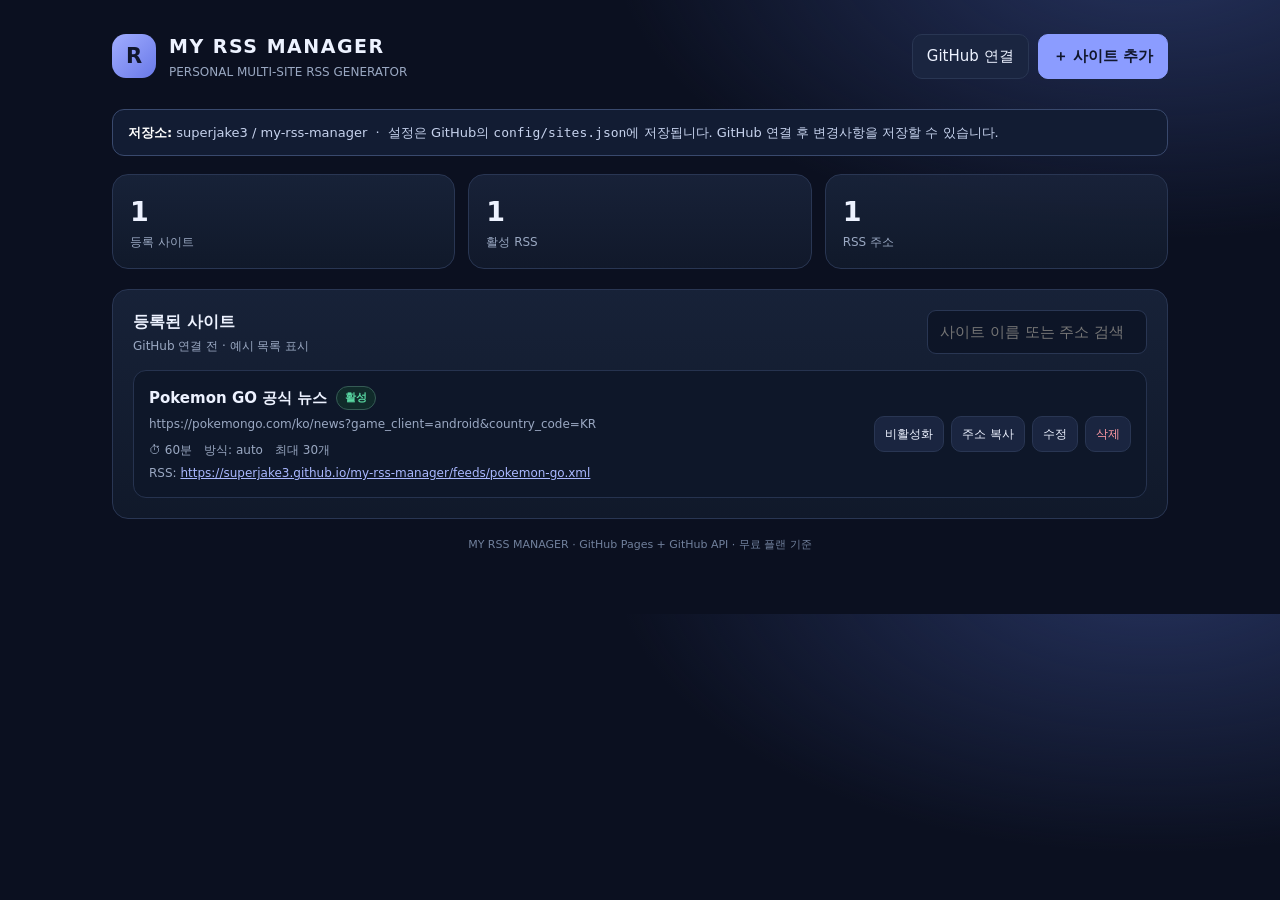
<file: index.html>
<!doctype html>
<html lang="ko">
<head>
<meta charset="utf-8">
<meta name="viewport" content="width=device-width,initial-scale=1">
<title>MY RSS MANAGER</title>
<style>
:root{color-scheme:dark;--bg:#0b1020;--panel:#131b2e;--panel2:#1a2540;--line:#293653;--text:#edf2ff;--muted:#9aa8c2;--accent:#8b9cff;--green:#58d6a1;--red:#ff7d8a;--yellow:#f4c96b}
*{box-sizing:border-box}body{margin:0;background:radial-gradient(900px 500px at 90% -10%,#26335f 0%,transparent 60%),var(--bg);color:var(--text);font:15px/1.5 Inter,system-ui,-apple-system,"Segoe UI",sans-serif}
.wrap{max-width:1100px;margin:auto;padding:32px 22px 60px}.top{display:flex;align-items:center;justify-content:space-between;gap:16px;margin-bottom:28px}.brand{display:flex;align-items:center;gap:13px}.logo{width:44px;height:44px;border-radius:14px;background:linear-gradient(135deg,#a1adff,#6979e8);display:grid;place-items:center;color:#10162b;font-weight:900;font-size:21px}.brand h1{font-size:19px;letter-spacing:.08em;margin:0}.brand p{margin:2px 0 0;color:var(--muted);font-size:12px}.actions{display:flex;gap:9px;flex-wrap:wrap}
button,.btn{border:1px solid var(--line);background:var(--panel2);color:var(--text);padding:10px 14px;border-radius:10px;font:inherit;cursor:pointer;transition:.15s}button:hover{border-color:var(--accent);transform:translateY(-1px)}button.primary{background:var(--accent);border-color:var(--accent);color:#10162b;font-weight:750}button.danger{color:#ff9aa4}button:disabled{opacity:.45;cursor:not-allowed;transform:none}
.notice{padding:13px 15px;border:1px solid #39496d;background:#121c33;border-radius:12px;color:#c6d2ed;font-size:13px;margin-bottom:18px}.notice strong{color:#fff}
.stats{display:grid;grid-template-columns:repeat(3,1fr);gap:13px;margin-bottom:20px}.stat,.panel{background:linear-gradient(180deg,rgba(24,34,57,.96),rgba(17,25,43,.96));border:1px solid var(--line);border-radius:16px}.stat{padding:17px}.stat .num{font-size:27px;font-weight:800}.stat .label{color:var(--muted);font-size:12px}.panel{padding:20px}.panel-head{display:flex;align-items:center;justify-content:space-between;gap:12px;margin-bottom:15px}.panel h2{font-size:16px;margin:0}.sub{color:var(--muted);font-size:12px;margin-top:3px}
.search{width:220px;max-width:45vw;background:#0d1527;border:1px solid var(--line);color:var(--text);border-radius:9px;padding:10px 12px;font:inherit}
.list{display:grid;gap:10px}.site{display:grid;grid-template-columns:minmax(0,1fr) auto;gap:12px;align-items:center;background:#0e1729;border:1px solid #26334f;border-radius:13px;padding:15px}.site-main{min-width:0}.site-title{display:flex;align-items:center;gap:9px;flex-wrap:wrap;font-weight:700}.site-url{color:var(--muted);font-size:12px;overflow-wrap:anywhere;margin-top:5px}.site-meta{display:flex;gap:12px;flex-wrap:wrap;color:var(--muted);font-size:12px;margin-top:8px}.site-buttons{display:flex;gap:7px;flex-wrap:wrap;justify-content:flex-end}.site-buttons button{padding:8px 10px;font-size:12px}.pill{font-size:11px;border-radius:99px;padding:3px 8px;border:1px solid #355b55;color:var(--green);background:#102b2a}.pill.off{border-color:#555d72;color:#aab3c6;background:#242b3a}.empty{padding:36px 12px;text-align:center;color:var(--muted)}
.footer{color:#71809c;font-size:11px;text-align:center;margin-top:18px}
dialog{width:min(540px,calc(100% - 28px));border:1px solid var(--line);border-radius:17px;background:#141e33;color:var(--text);padding:0;box-shadow:0 24px 90px #0009}dialog::backdrop{background:#050914c9}.modal{padding:22px}.modal-head{display:flex;justify-content:space-between;align-items:center;margin-bottom:16px}.modal h2{font-size:17px;margin:0}.x{border:0;background:transparent;font-size:22px;padding:0 6px;color:var(--muted)}label{display:block;font-size:12px;color:#bdc9df;margin:13px 0 6px}input,select{width:100%;background:#0c1425;border:1px solid #344362;border-radius:9px;padding:11px 12px;color:var(--text);font:inherit}input:focus,select:focus{outline:2px solid #8494ff66;border-color:var(--accent)}.checkrow{display:flex;align-items:center;gap:9px;margin-top:14px;color:#cbd5e8}.checkrow input{width:auto}.modal-actions{display:flex;justify-content:flex-end;gap:8px;margin-top:20px}.hint{font-size:11px;color:var(--muted);margin-top:5px}.tokenline{display:flex;gap:8px}.tokenline input{flex:1}.status{font-size:12px;margin-top:12px;color:var(--muted);min-height:18px}.status.ok{color:var(--green)}.status.err{color:var(--red)}
@media(max-width:650px){.wrap{padding:22px 14px 40px}.top{align-items:flex-start;flex-direction:column}.stats{gap:8px}.stat{padding:13px}.stat .num{font-size:23px}.site{grid-template-columns:1fr}.site-buttons{justify-content:flex-start}.panel{padding:14px}.panel-head{align-items:flex-start;flex-direction:column}.search{max-width:none;width:100%}}
</style>
</head>
<body>
<div class="wrap">
  <header class="top">
    <div class="brand"><div class="logo">R</div><div><h1>MY RSS MANAGER</h1><p>PERSONAL MULTI-SITE RSS GENERATOR</p></div></div>
    <div class="actions"><button id="connectBtn">GitHub 연결</button><button class="primary" id="addBtn">＋ 사이트 추가</button></div>
  </header>
  <div class="notice"><strong>저장소:</strong> superjake3 / my-rss-manager &nbsp;·&nbsp; 설정은 GitHub의 <code>config/sites.json</code>에 저장됩니다. GitHub 연결 후 변경사항을 저장할 수 있습니다.</div>
  <section class="stats">
    <div class="stat"><div class="num" id="totalCount">—</div><div class="label">등록 사이트</div></div>
    <div class="stat"><div class="num" id="activeCount">—</div><div class="label">활성 RSS</div></div>
    <div class="stat"><div class="num" id="feedCount">—</div><div class="label">RSS 주소</div></div>
  </section>
  <section class="panel">
    <div class="panel-head"><div><h2>등록된 사이트</h2><div class="sub" id="loadState">GitHub 연결 전 · 예시 목록 표시</div></div><input class="search" id="search" placeholder="사이트 이름 또는 주소 검색"></div>
    <div class="list" id="siteList"></div>
  </section>
  <div class="footer">MY RSS MANAGER · GitHub Pages + GitHub API · 무료 플랜 기준</div>
</div>

<dialog id="tokenDialog">
 <div class="modal">
  <div class="modal-head"><h2>GitHub 저장소 연결</h2><button class="x" data-close="tokenDialog">×</button></div>
  <p class="sub">Fine-grained personal access token을 입력하면 이 브라우저에서 저장소 설정을 읽고 수정할 수 있습니다. 토큰은 서버로 전송하거나 브라우저에 영구 저장하지 않습니다.</p>
  <label>GitHub 토큰</label><input id="tokenInput" type="password" autocomplete="off" placeholder="github_pat_...">
  <div class="hint">권한은 해당 저장소만 선택하고 Repository permissions → Contents: Read and write 로 설정하세요. 토큰은 이 탭을 닫거나 새로고침하면 사라집니다.</div>
  <div class="modal-actions"><button data-close="tokenDialog">취소</button><button class="primary" id="tokenSave">연결 및 불러오기</button></div>
  <div class="status" id="tokenStatus"></div>
 </div>
</dialog>

<dialog id="siteDialog">
 <form class="modal" id="siteForm">
  <div class="modal-head"><h2 id="formTitle">사이트 추가</h2><button type="button" class="x" data-close="siteDialog">×</button></div>
  <input type="hidden" id="originalId">
  <label for="siteName">사이트 이름</label><input id="siteName" required maxlength="100" placeholder="예: Pokémon GO 공식 뉴스">
  <label for="siteUrl">웹페이지 주소</label><input id="siteUrl" type="url" required placeholder="https://example.com/news">
  <label for="siteId">고유 ID (영문, 숫자, 하이픈)</label><input id="siteId" required pattern="[a-z0-9-]+" maxlength="60" placeholder="example-news">
  <label for="interval">수집 주기</label><select id="interval"><option value="60">1시간</option><option value="30">30분</option><option value="15">15분</option><option value="180">3시간</option><option value="360">6시간</option><option value="720">12시간</option><option value="1440">24시간</option></select>
  <label for="parser">추출 방식</label><select id="parser"><option value="auto">자동 분석 (auto)</option><option value="pokemon">Pokémon GO 뉴스 전용</option></select>
  <label for="maxItems">RSS에 보관할 게시물 수</label><input id="maxItems" type="number" min="1" max="100" value="30">
  <label class="checkrow"><input id="enabled" type="checkbox" checked> 수집 활성화</label>
  <div class="modal-actions"><button type="button" data-close="siteDialog">취소</button><button class="primary" type="submit">목록에 반영</button></div>
 </form>
</dialog>

<script>
const OWNER="superjake3", REPO="my-rss-manager", BRANCH="main", CONFIG_PATH="config/sites.json";
const PAGES_BASE=`https://${OWNER}.github.io/${REPO}/feeds/`;
let token="", sites=[], configSha="", connected=false;
const $=id=>document.getElementById(id);
const esc=s=>String(s??"").replace(/[&<>"']/g,c=>({"&":"&amp;","<":"&lt;",">":"&gt;",'"':"&quot;","'":"&#39;"}[c]));
const sample=[{id:"pokemon-go",name:"Pokemon GO 공식 뉴스",url:"https://pokemongo.com/ko/news?game_client=android&country_code=KR",enabled:true,interval_minutes:60,parser:"auto",max_items:30}];

function render(){
 const q=$("search").value.toLowerCase();
 const visible=sites.filter(s=>(s.name+" "+s.url).toLowerCase().includes(q));
 $("totalCount").textContent=sites.length;$("activeCount").textContent=sites.filter(s=>s.enabled!==false).length;$("feedCount").textContent=sites.length;
 $("siteList").innerHTML=visible.length?visible.map(s=>{
  const feed=PAGES_BASE+encodeURIComponent(s.id)+".xml";
  return `<article class="site"><div class="site-main"><div class="site-title">${esc(s.name)} <span class="pill ${s.enabled===false?"off":""}">${s.enabled===false?"비활성":"활성"}</span></div><div class="site-url">${esc(s.url)}</div><div class="site-meta"><span>⏱ ${Number(s.interval_minutes||60)}분</span><span>방식: ${esc(s.parser||"auto")}</span><span>최대 ${Number(s.max_items||30)}개</span></div><div class="site-url">RSS: <a href="${esc(feed)}" target="_blank" rel="noopener" style="color:#aab8ff">${esc(feed)}</a></div></div><div class="site-buttons"><button data-action="toggle" data-id="${esc(s.id)}">${s.enabled===false?"활성화":"비활성화"}</button><button data-action="copy" data-id="${esc(s.id)}">주소 복사</button><button data-action="edit" data-id="${esc(s.id)}">수정</button><button class="danger" data-action="delete" data-id="${esc(s.id)}">삭제</button></div></article>`;
 }).join(""):`<div class="empty">등록된 사이트가 없습니다.<br>‘사이트 추가’를 눌러 새 사이트를 등록하세요.</div>`;
 $("loadState").textContent=connected?"GitHub 연결됨 · config/sites.json 불러옴":"GitHub 연결 전 · 예시 목록 표시";
}
function setStatus(el,msg,type=""){el.textContent=msg;el.className="status "+type}
async function api(path,options={}){
 const r=await fetch("https://api.github.com"+path,{...options,headers:{Accept:"application/vnd.github+json",Authorization:"Bearer "+token,"X-GitHub-Api-Version":"2022-11-28",...(options.headers||{})}});
 const data=await r.json().catch(()=>({}));
 if(!r.ok)throw new Error(data.message||`GitHub API 오류 (${r.status})`);
 return data;
}
function decodeContent(b64){const bin=atob(b64.replace(/\n/g,""));const bytes=Uint8Array.from(bin,c=>c.charCodeAt(0));return new TextDecoder().decode(bytes)}
function encodeContent(str){const bytes=new TextEncoder().encode(str);let bin="";bytes.forEach(b=>bin+=String.fromCharCode(b));return btoa(bin)}
async function loadConfig(){
 const d=await api(`/repos/${OWNER}/${REPO}/contents/${CONFIG_PATH}?ref=${BRANCH}`);
 configSha=d.sha;const parsed=JSON.parse(decodeContent(d.content));sites=Array.isArray(parsed.sites)?parsed.sites:[];
 connected=true;render();
}
async function saveConfig(){
 if(!connected||!token)throw new Error("먼저 GitHub에 연결해 주세요.");
 const body={message:"Update RSS site configuration",content:encodeContent(JSON.stringify({sites},null,2)+"\n"),branch:BRANCH};
 if(configSha)body.sha=configSha;
 const d=await api(`/repos/${OWNER}/${REPO}/contents/${CONFIG_PATH}`,{method:"PUT",headers:{"Content-Type":"application/json"},body:JSON.stringify(body)});
 configSha=d.content.sha;
}
$("connectBtn").onclick=()=>{$("tokenInput").value="";setStatus($("tokenStatus"),"");$("tokenDialog").showModal()};
$("tokenSave").onclick=async()=>{
 token=$("tokenInput").value.trim();if(!token){setStatus($("tokenStatus"),"토큰을 입력해 주세요.","err");return}
 setStatus($("tokenStatus"),"저장소 설정을 불러오는 중...");
 try{await loadConfig();$("tokenDialog").close();$("connectBtn").textContent="GitHub 연결됨";alert("저장소 연결 및 설정 불러오기에 성공했습니다.");}
 catch(e){token="";connected=false;setStatus($("tokenStatus"),e.message,"err")}
};
function openForm(site){
 $("siteForm").reset();$("originalId").value=site?.id||"";
 $("formTitle").textContent=site?"사이트 수정":"사이트 추가";
 $("siteName").value=site?.name||"";$("siteUrl").value=site?.url||"";$("siteId").value=site?.id||"";
 $("siteId").disabled=!!site;$("interval").value=String(site?.interval_minutes||60);
 $("parser").value=site?.parser||"auto";$("maxItems").value=site?.max_items||30;$("enabled").checked=site?.enabled!==false;
 $("siteDialog").showModal();
}
$("addBtn").onclick=()=>openForm(null);
$("siteForm").onsubmit=async e=>{
 e.preventDefault();
 const oldId=$("originalId").value,id=$("siteId").value.trim();
 if(sites.some(s=>s.id===id&&s.id!==oldId)){alert("이미 사용 중인 ID입니다.");return}
 let site={id,name:$("siteName").value.trim(),url:$("siteUrl").value.trim(),enabled:$("enabled").checked,interval_minutes:Number($("interval").value),parser:$("parser").value,max_items:Number($("maxItems").value)};
 if(oldId){const i=sites.findIndex(s=>s.id===oldId);sites[i]=site}else sites.push(site);
 render();$("siteDialog").close();
 if(connected){try{await saveConfig();alert("GitHub 저장소에 설정을 저장했습니다.")}catch(err){alert("저장 실패: "+err.message+"\\n변경 내용은 화면에 남아 있습니다.")}}
 else alert("화면에 반영했습니다. GitHub 연결 후 저장해야 실제 설정에 적용됩니다.");
};
$("siteList").onclick=async e=>{
 const b=e.target.closest("button[data-action]");if(!b)return;const s=sites.find(x=>x.id===b.dataset.id);if(!s)return;
 if(b.dataset.action==="edit")openForm(s);
 if(b.dataset.action==="copy"){const url=PAGES_BASE+encodeURIComponent(s.id)+".xml";try{await navigator.clipboard.writeText(url);alert("RSS 주소를 복사했습니다.")}catch{prompt("RSS 주소",url)}}
 if(b.dataset.action==="toggle"){s.enabled=s.enabled===false;render();if(connected){try{await saveConfig()}catch(err){alert("저장 실패: "+err.message)}}}
 if(b.dataset.action==="delete"){if(!confirm(`‘${s.name}’ 사이트를 삭제할까요? 설정에서만 삭제되며 이미 생성된 XML 파일은 자동 삭제되지 않습니다.`))return;sites=sites.filter(x=>x.id!==s.id);render();if(connected){try{await saveConfig()}catch(err){alert("저장 실패: "+err.message)}}}
};
$("search").oninput=render;
document.querySelectorAll("[data-close]").forEach(b=>b.onclick=()=>$(b.dataset.close).close());
sites=sample;render();
</script>
</body>
</html>
</file>
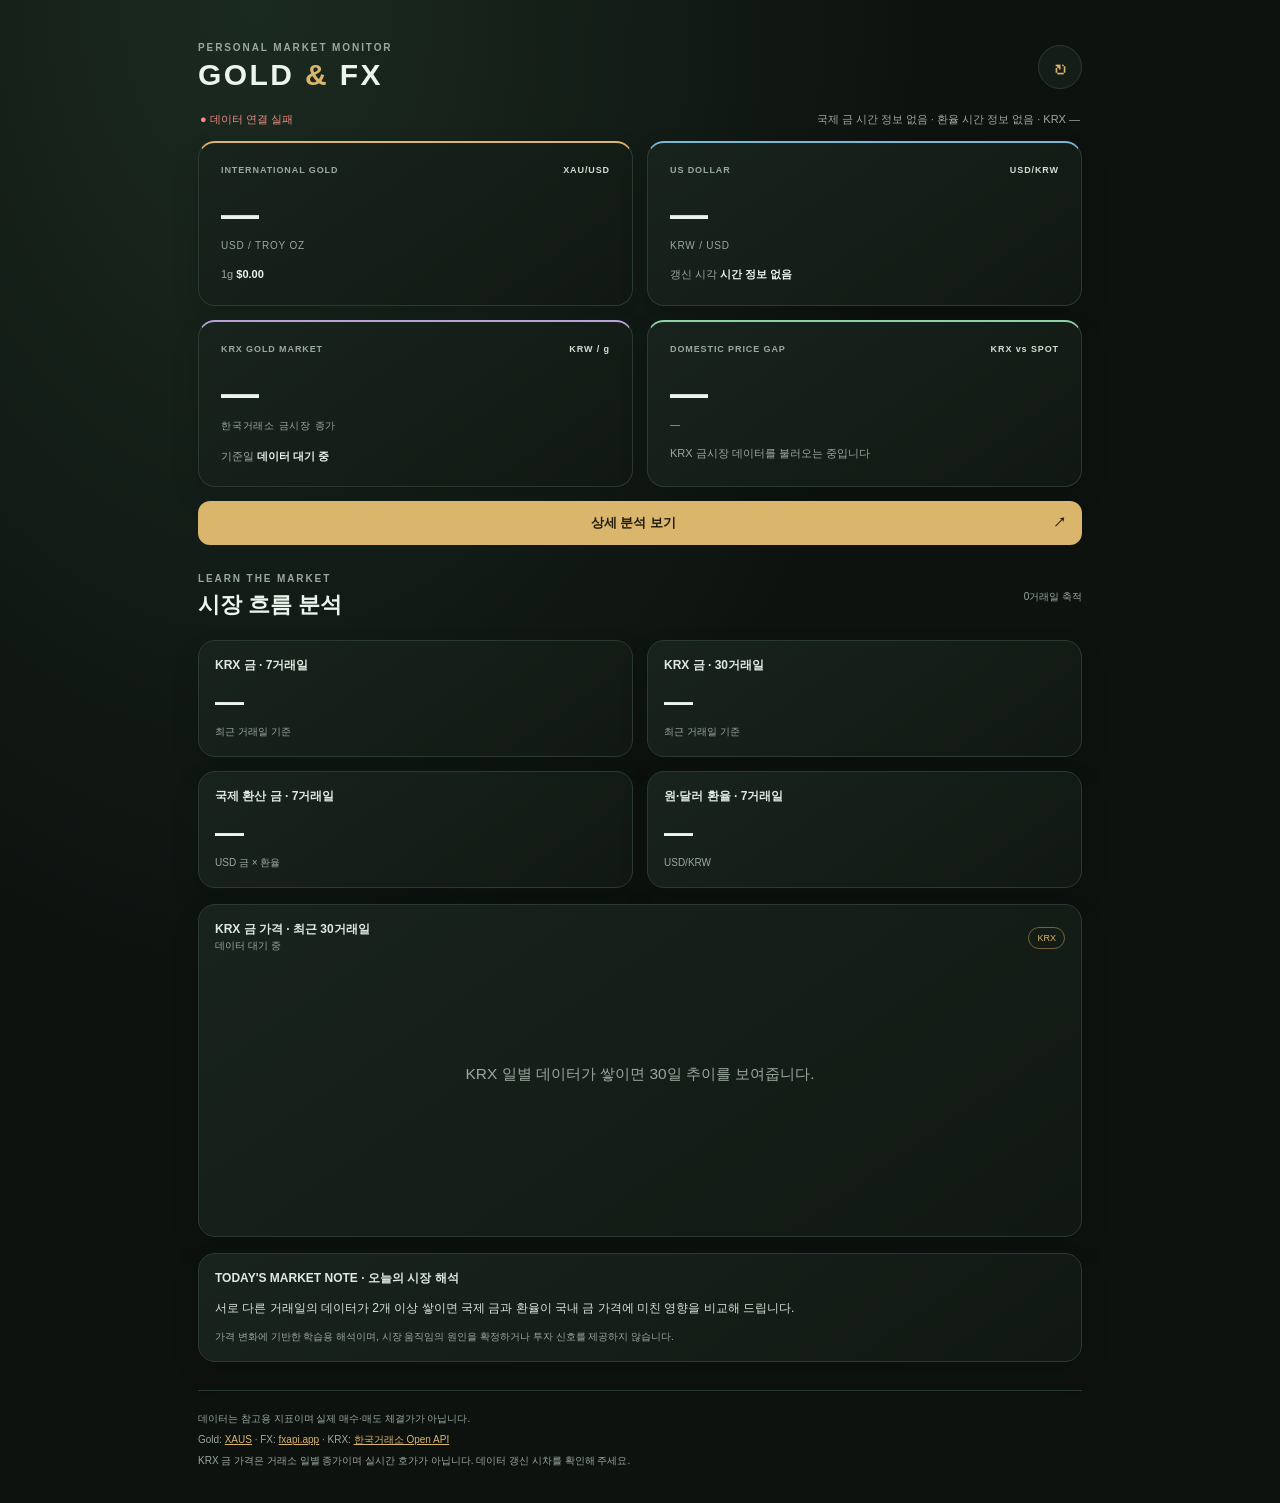
<file: market-dashboard/index.html>
<!doctype html>
<html lang="ko">
<head>
<meta charset="utf-8"><meta name="viewport" content="width=device-width,initial-scale=1,viewport-fit=cover">
<meta name="theme-color" content="#101511"><meta name="description" content="국제 금, KRX 금시장 가격, 원화 환율 대시보드">
<link rel="manifest" href="./manifest.webmanifest"><link rel="icon" href="./assets/icon.svg" type="image/svg+xml"><link rel="stylesheet" href="./styles.css">
<title>GOLD & FX — Market Dashboard</title>
</head>
<body><main class="app-shell">
<header class="topbar"><div><div class="eyebrow">PERSONAL MARKET MONITOR</div><h1>GOLD <span>&</span> FX</h1></div><button id="refreshBtn" class="icon-btn" aria-label="새로고침">↻</button></header>
<section class="status-row"><span id="connectionStatus" class="status-dot">● 연결 중</span><span id="lastUpdated">시세를 불러오는 중</span></section>
<section id="compactView" class="price-grid">
<article class="price-card gold-card"><div class="card-head"><span>INTERNATIONAL GOLD</span><span class="symbol">XAU/USD</span></div><div id="goldUsd" class="price-main">—</div><div class="unit">USD / TROY OZ</div><div class="subline">1g <strong id="goldUsdGram">—</strong></div></article>
<article class="price-card fx-card"><div class="card-head"><span>US DOLLAR</span><span class="symbol">USD/KRW</span></div><div id="fxRate" class="price-main">—</div><div class="unit">KRW / USD</div><div class="subline">갱신 시각 <strong id="fxTime">—</strong></div></article>
<article class="price-card domestic-card"><div class="card-head"><span>KRX GOLD MARKET</span><span class="symbol">KRW / g</span></div><div id="domesticGold" class="price-main">—</div><div class="unit">한국거래소 금시장 종가</div><div class="subline">기준일 <strong id="krxDateLabel">불러오는 중</strong></div></article>
<article class="price-card compare-card"><div class="card-head"><span>DOMESTIC PRICE GAP</span><span class="symbol">KRX vs SPOT</span></div><div id="premium" class="price-main">—</div><div id="premiumRate" class="unit">—</div><div class="subline" id="gapCaption">KRX 가격과 국제 환산가 비교</div></article>
</section>
<section id="toolbar" class="toolbar"><button id="detailBtn" class="primary-btn">상세 분석 보기 <span>↗</span></button><button id="installBtn" class="secondary-btn" hidden>홈 화면에 추가</button></section>
<section id="detailView" class="detail-view" hidden>
<div class="section-title"><div><div class="eyebrow">MARKET ANALYSIS</div><h2>가격 흐름과 비교</h2></div><button id="backBtn" class="text-btn">간편 화면</button></div>
<div class="analysis-grid"><article class="panel"><div class="panel-title">국제 금 원화 환산</div><div id="convertedGold" class="panel-value">—</div><div class="panel-note">국제 금(USD/oz) × USD/KRW ÷ 31.1034768</div></article><article class="panel"><div class="panel-title">금 1돈 환산</div><div id="goldDon" class="panel-value">—</div><div class="panel-note">1돈 = 3.75g · 국제 금 환산 기준</div></article></div>
<article class="panel"><div class="panel-title">KRX 금시장 가격</div><div id="krxDetailValue" class="panel-value">—</div><div id="krxDetailDate" class="panel-note">공식 데이터 수신 대기 중</div><div class="panel-note">한국거래소 금 99.99% 종목의 일별 종가 · 원/g</div></article>
<article class="panel chart-panel"><div class="chart-heading"><div><div class="panel-title">국제 금 가격 기록</div><div id="chartCaption" class="panel-note">앱을 켜 둔 동안 수집한 USD/oz 기록</div></div><span class="live-tag">XAU</span></div><svg id="goldChart" viewBox="0 0 720 220" role="img" aria-label="국제 금 가격 기록 그래프"></svg></article>
<article class="panel explain-panel"><div class="panel-title">지표를 읽는 방법</div><ul><li><strong>국제 금</strong> — 달러 기준 금 가격.</li><li><strong>USD/KRW</strong> — 달러당 원화 환율.</li><li><strong>KRX 금시장</strong> — 한국거래소 금 현물시장에서 형성된 일별 종가(원/g).</li><li><strong>DOMESTIC PRICE GAP</strong> — KRX 종가와 국제 금 원화 환산 기준가의 차이. 두 데이터의 기준 시각이 다를 수 있어 참고 지표로 봐야 함.</li></ul></article>
</section>
<section id="learningView" class="learning-view">
<div class="section-title"><div><div class="eyebrow">LEARN THE MARKET</div><h2>시장 흐름 분석</h2></div><span id="historyCount" class="history-count">데이터 대기 중</span></div>
<div class="insight-grid">
<article class="panel"><div class="panel-title">KRX 금 · 7거래일</div><div id="krx7d" class="insight-change flat">—</div><div class="panel-note">최근 거래일 기준</div></article>
<article class="panel"><div class="panel-title">KRX 금 · 30거래일</div><div id="krx30d" class="insight-change flat">—</div><div class="panel-note">최근 거래일 기준</div></article>
<article class="panel"><div class="panel-title">국제 환산 금 · 7거래일</div><div id="spot7d" class="insight-change flat">—</div><div class="panel-note">USD 금 × 환율</div></article>
<article class="panel"><div class="panel-title">원·달러 환율 · 7거래일</div><div id="fx7d" class="insight-change flat">—</div><div class="panel-note">USD/KRW</div></article>
</div>
<article class="panel chart-panel"><div class="chart-heading"><div><div class="panel-title">KRX 금 가격 · 최근 30거래일</div><div id="historyLatest" class="panel-note">데이터 대기 중</div></div><span class="live-tag">KRX</span></div><svg id="historyChart" viewBox="0 0 720 220" role="img" aria-label="KRX 금시장 최근 30거래일 가격 그래프"></svg></article>
<article class="panel explain-panel"><div class="panel-title">TODAY'S MARKET NOTE · 오늘의 시장 해석</div><div id="dailyLesson" class="daily-lesson">데이터가 쌓이면 국제 금 가격과 환율이 국내 금 가격에 미친 영향을 비교해 드립니다.</div><div class="panel-note">가격 변화에 기반한 학습용 해석이며, 시장 움직임의 원인을 확정하거나 투자 신호를 제공하지 않습니다.</div></article>
</section>
<footer><p>데이터는 참고용 지표이며 실제 매수·매도 체결가가 아닙니다.</p><p>Gold: <a href="https://xaus.com/api/" target="_blank" rel="noopener">XAUS</a> · FX: <a href="https://fxapi.app/" target="_blank" rel="noopener">fxapi.app</a> · KRX: <a href="https://openapi.krx.co.kr/" target="_blank" rel="noopener">한국거래소 Open API</a></p><p>KRX 금 가격은 거래소 일별 종가이며 실시간 호가가 아닙니다. 데이터 갱신 시차를 확인해 주세요.</p></footer>
</main><script src="./app.js"></script><script src="./insights.js"></script></body></html>
</file>
<file: market-dashboard/styles.css>
:root{color-scheme:dark;--bg:#0d120f;--panel:#151d18;--line:#2b3a30;--text:#edf4ee;--muted:#9aa99e;--gold:#d9b66c;--green:#8bd3a4;--red:#f08c83}
*{box-sizing:border-box}body{margin:0;background:radial-gradient(ellipse at 20% 0%,#1b2a20 0,#0d120f 46%);color:var(--text);font-family:Inter,-apple-system,BlinkMacSystemFont,"Segoe UI",sans-serif;min-height:100vh}.app-shell{max-width:920px;margin:auto;padding:calc(22px + env(safe-area-inset-top)) 18px calc(30px + env(safe-area-inset-bottom))}.topbar{display:flex;align-items:center;justify-content:space-between}.eyebrow{font-size:10px;letter-spacing:.19em;color:var(--muted);font-weight:700}h1{font-size:30px;letter-spacing:.08em;margin:5px 0 0;font-weight:800}h1 span{color:var(--gold)}h2{font-size:22px;margin:6px 0 0}.icon-btn{border:1px solid var(--line);background:var(--panel);color:var(--gold);width:44px;height:44px;border-radius:50%;font-size:26px}.status-row{display:flex;justify-content:space-between;gap:12px;margin:20px 2px 14px;color:var(--muted);font-size:11px}.status-dot{color:var(--green)}.price-grid{display:grid;grid-template-columns:repeat(2,minmax(0,1fr));gap:10px}.price-card,.panel{background:linear-gradient(145deg,#19231d,#111813);border:1px solid var(--line);border-radius:17px;padding:16px;min-width:0;box-shadow:0 12px 28px #0002}.gold-card{border-top:2px solid var(--gold)}.fx-card{border-top:2px solid #7ab6d5}.domestic-card{border-top:2px solid #b9a0d8}.compare-card{border-top:2px solid #8bd3a4}.card-head{display:flex;justify-content:space-between;gap:8px;align-items:center;font-size:9px;letter-spacing:.1em;color:var(--muted);font-weight:800}.symbol{color:#d1ddd4;font-size:9px;white-space:nowrap}.price-main{font-size:clamp(23px,6vw,34px);font-weight:750;letter-spacing:-.04em;margin:19px 0 3px;white-space:nowrap;overflow:hidden;text-overflow:ellipsis;font-variant-numeric:tabular-nums}.unit{font-size:10px;color:var(--muted);letter-spacing:.08em}.subline{font-size:11px;color:var(--muted);margin-top:15px;line-height:1.5}.subline strong{color:var(--text);font-weight:650}.toolbar{display:flex;gap:9px;margin:14px 0 26px}.primary-btn,.secondary-btn{border:0;border-radius:12px;padding:13px 16px;font-weight:750;font-size:13px;cursor:pointer}.primary-btn{background:var(--gold);color:#211b0e;flex:1}.primary-btn span{float:right}.secondary-btn{background:#1b2720;border:1px solid var(--line);color:var(--text)}.detail-view{display:grid;gap:12px}.section-title{display:flex;justify-content:space-between;align-items:center;margin:2px 0 4px}.text-btn{border:1px solid var(--line);background:transparent;color:var(--muted);border-radius:10px;padding:9px 12px}.analysis-grid{display:grid;grid-template-columns:1fr 1fr;gap:10px}.panel-title{font-size:12px;font-weight:750;color:#dfe9e1}.panel-value{font-size:23px;font-weight:800;margin:12px 0 5px;font-variant-numeric:tabular-nums}.panel-note{font-size:10px;line-height:1.6;color:var(--muted)}.chart-panel{padding:16px 12px}.chart-heading{display:flex;justify-content:space-between;align-items:center;padding:0 4px}.live-tag{font-size:9px;color:var(--gold);border:1px solid #75623c;padding:5px 8px;border-radius:20px}#goldChart{display:block;width:100%;height:auto;margin-top:12px;overflow:visible}.input-row{display:flex;gap:8px;align-items:center;flex-wrap:wrap;margin-top:15px}.input-row label{font-size:11px;color:var(--muted);width:100%}.input-row input{flex:1;min-width:130px;background:#0d140f;border:1px solid var(--line);border-radius:10px;color:var(--text);padding:12px;font-size:15px}.input-row .primary-btn{flex:0 0 auto}.explain-panel ul{padding-left:18px;margin:12px 0 0;color:var(--muted);font-size:11px;line-height:1.9}.explain-panel strong{color:var(--text)}footer{border-top:1px solid var(--line);margin-top:28px;padding-top:15px;color:var(--muted);font-size:10px;line-height:1.7}footer p{margin:4px 0}a{color:var(--gold)}[hidden]{display:none!important}@media(min-width:680px){.app-shell{padding-top:42px}.price-grid{gap:14px}.price-card{padding:22px}.price-main{font-size:38px}.detail-view{gap:16px}}@media(max-width:370px){.app-shell{padding-left:12px;padding-right:12px}.price-card{padding:12px}.card-head{font-size:8px}.price-main{font-size:22px}}
.learning-view{display:grid;gap:12px;margin:2px 0 26px}.insight-grid{display:grid;grid-template-columns:repeat(2,minmax(0,1fr));gap:10px}.insight-change{font-size:25px;font-weight:800;letter-spacing:-.04em;margin:12px 0 5px;font-variant-numeric:tabular-nums}.insight-change.up{color:var(--red)}.insight-change.down{color:var(--green)}.insight-change.flat{color:var(--text)}.history-count{font-size:10px;color:var(--muted);white-space:nowrap}.daily-lesson{font-size:12px;line-height:1.85;color:#d8e3da;margin:10px 0}.daily-lesson p{margin:5px 0;padding-left:11px;border-left:2px solid #8bd3a4}.daily-lesson p:first-child{color:#bde4c9}@media(min-width:680px){.learning-view{gap:16px}.insight-grid{gap:14px}.insight-change{font-size:29px}}
</file>
